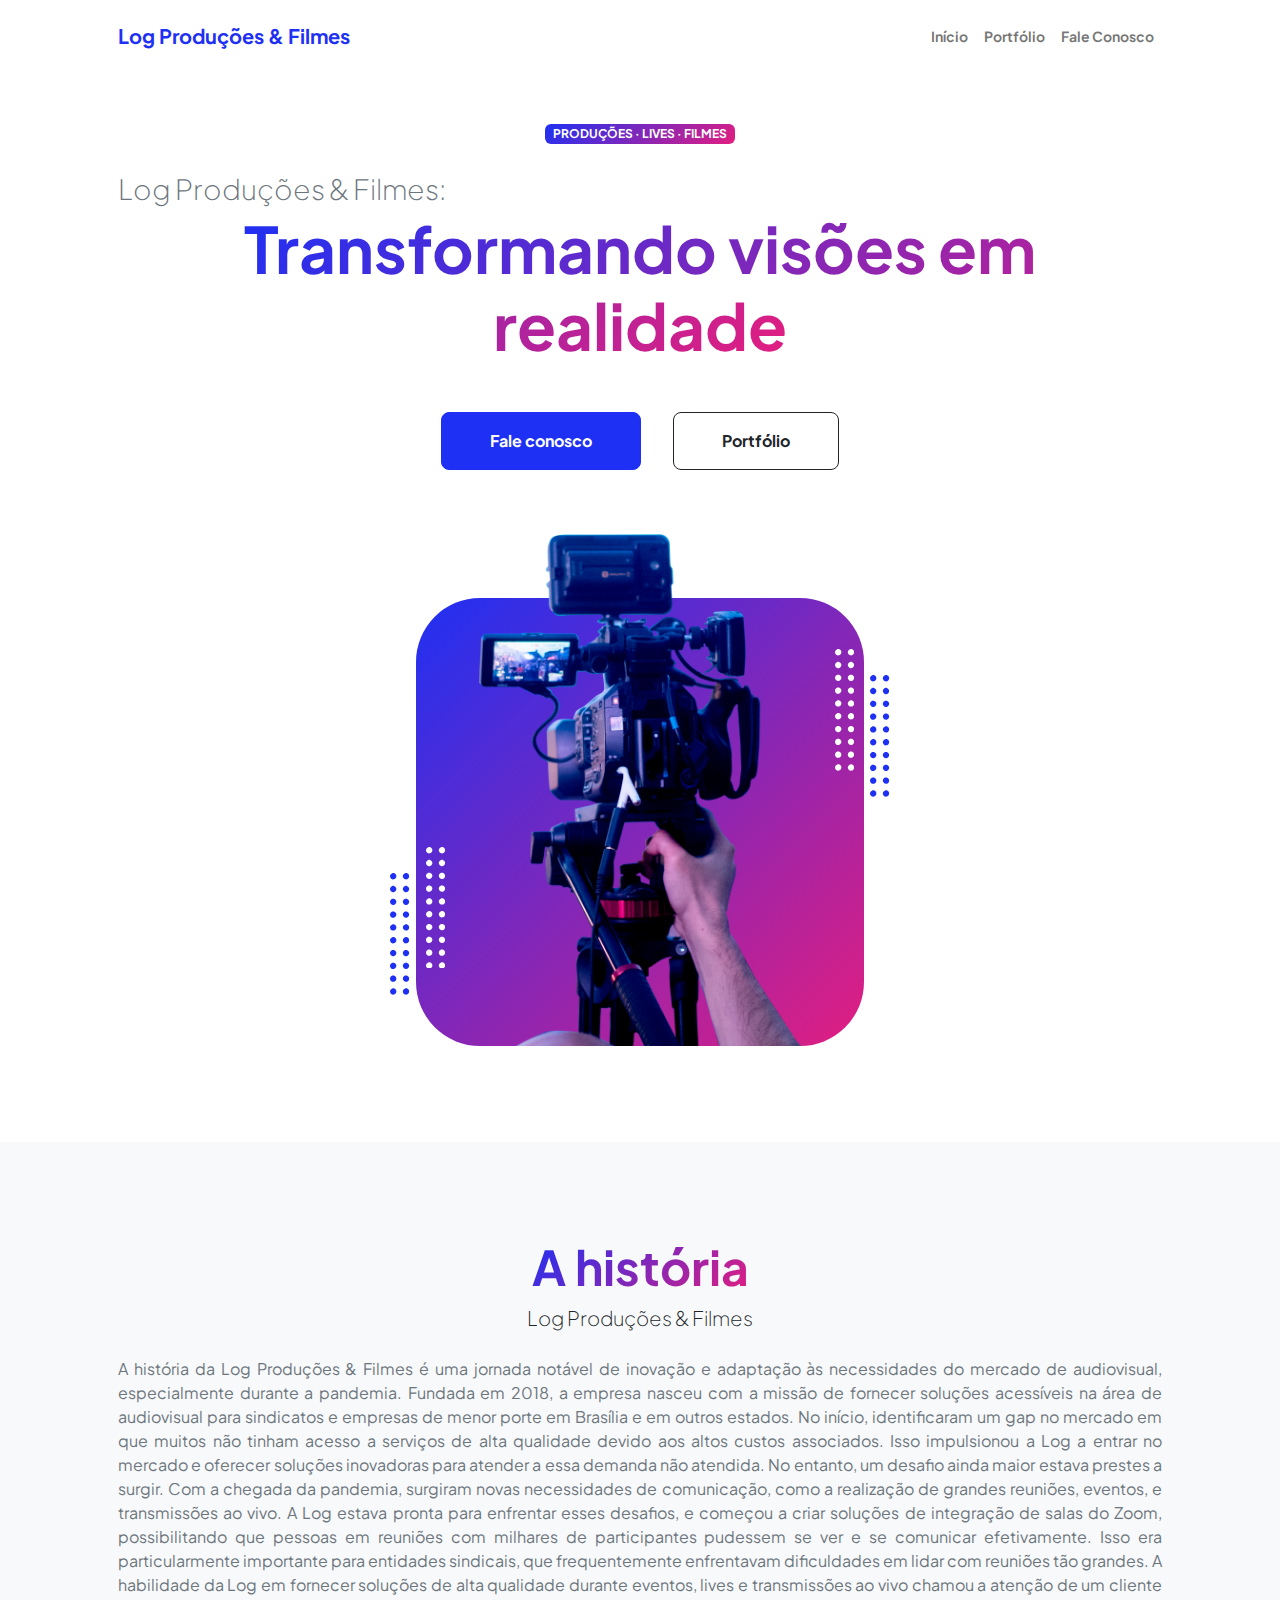
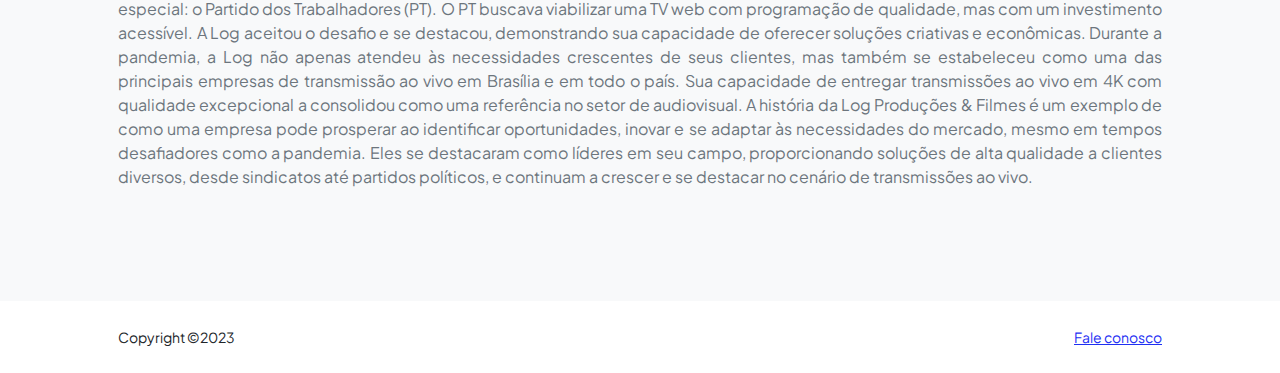
<file: site log produções/index.html>
<!DOCTYPE html>
<html lang="en">
    <head>
        <meta charset="utf-8" />
        <meta name="viewport" content="width=device-width, initial-scale=1, shrink-to-fit=no" />
        <meta name="description" content="" />
        <meta name="author" content="" />
        <title>Log Produções & Filmes</title>
        <!-- Favicon-->
        <link rel="icon" type="image/png" href="./assets/favicon.png">
        <!-- Custom Google font-->
        <link rel="preconnect" href="https://fonts.googleapis.com" />
        <link rel="preconnect" href="https://fonts.gstatic.com" crossorigin />
        <link href="https://fonts.googleapis.com/css2?family=Plus+Jakarta+Sans:wght@100;200;300;400;500;600;700;800;900&amp;display=swap" rel="stylesheet" />
        <!-- Bootstrap icons-->
        <link href="https://cdn.jsdelivr.net/npm/bootstrap-icons@1.8.1/font/bootstrap-icons.css" rel="stylesheet" />
        <!-- Core theme CSS (includes Bootstrap)-->
        <link href="css/styles.css" rel="stylesheet" />
    </head>
    <body class="d-flex flex-column h-100">
        <main class="flex-shrink-0">
            <!-- Navigation-->
            <nav class="navbar navbar-expand-lg navbar-light bg-white py-3">
                <div class="container px-5">
                    <a class="navbar-brand" href="index.html"><span class="fw-bolder text-primary">Log Produções & Filmes</span></a>
                    <button class="navbar-toggler" type="button" data-bs-toggle="collapse" data-bs-target="#navbarSupportedContent" aria-controls="navbarSupportedContent" aria-expanded="false" aria-label="Toggle navigation"><span class="navbar-toggler-icon"></span></button>
                    <div class="collapse navbar-collapse" id="navbarSupportedContent">
                        <ul class="navbar-nav ms-auto mb-2 mb-lg-0 small fw-bolder">
                            <li class="nav-item"><a class="nav-link" href="index.html">Início</a></li>
                            <!--<li class="nav-item"><a class="nav-link" href="resume.html">Resume</a></li>-->
                            <li class="nav-item"><a class="nav-link" href="projects.html">Portfólio</a></li>
                            <li class="nav-item"><a class="nav-link" href="mailto:contato@logfilmes.com">Fale Conosco</a></li>

                        </ul>
                    </div>
                </div>
            </nav>
            <!-- Header-->
            <header class="py-5">
                <div class="container px-5 pb-5">
                    <div class="row gx-5 align-items-center">
                        <div class="col-xxl-5">
                            <!-- Header text content-->
                            <div class="text-center text-xxl-start">
                                <div class="badge bg-gradient-primary-to-secondary text-white mb-4"><div class="text-uppercase">Produções &middot; Lives &middot; Filmes</div></div>
                                <div class="fs-3 fw-light text-muted">Log Produções & Filmes:</div>
                                <h1 class="display-3 fw-bolder mb-5"><span class="text-gradient d-inline">Transformando visões em realidade</span></h1>
                                <div class="d-grid gap-3 d-sm-flex justify-content-sm-center justify-content-xxl-start mb-3">
                                    <a class="btn btn-primary btn-lg px-5 py-3 me-sm-3 fs-6 fw-bolder" href="mailto:contato@logfilmes.com">Fale conosco</a>
                                    <a class="btn btn-outline-dark btn-lg px-5 py-3 fs-6 fw-bolder" href="projects.html">Portfólio</a>
                                </div>
                            </div>
                        </div>
                        <div class="col-xxl-7">
                            <!-- Header profile picture-->
                            <div class="d-flex justify-content-center mt-5 mt-xxl-0">
                                <div class="profile bg-gradient-primary-to-secondary">
                                    <!-- TIP: For best results, use a photo with a transparent background like the demo example below-->
                                    <!-- Watch a tutorial on how to do this on YouTube (link)-->
                                    <img class="profile-img" src="assets/profile.png" alt="..." />
                                    <div class="dots-1">
                                        <!-- SVG Dots-->
                                        <svg version="1.1" xmlns="http://www.w3.org/2000/svg" xmlns:xlink="http://www.w3.org/1999/xlink" x="0px" y="0px" viewBox="0 0 191.6 1215.4" style="enable-background: new 0 0 191.6 1215.4" xml:space="preserve">
                                            <g transform="translate(0.000000,1280.000000) scale(0.100000,-0.100000)">
                                                <path d="M227.7,12788.6c-105-35-200-141-222-248c-43-206,163-412,369-369c155,32,275,190,260,339c-11,105-90,213-190,262        C383.7,12801.6,289.7,12808.6,227.7,12788.6z"></path>
                                                <path d="M1507.7,12788.6c-151-50-253-216-222-362c25-119,136-230,254-255c194-41,395,142,375,339c-11,105-90,213-190,262        C1663.7,12801.6,1569.7,12808.6,1507.7,12788.6z"></path>
                                                <path d="M227.7,11508.6c-105-35-200-141-222-248c-43-206,163-412,369-369c155,32,275,190,260,339c-11,105-90,213-190,262        C383.7,11521.6,289.7,11528.6,227.7,11508.6z"></path>
                                                <path d="M1507.7,11508.6c-151-50-253-216-222-362c25-119,136-230,254-255c194-41,395,142,375,339c-11,105-90,213-190,262        C1663.7,11521.6,1569.7,11528.6,1507.7,11508.6z"></path>
                                                <path d="M227.7,10228.6c-105-35-200-141-222-248c-43-206,163-412,369-369c155,32,275,190,260,339c-11,105-90,213-190,262        C383.7,10241.6,289.7,10248.6,227.7,10228.6z"></path>
                                                <path d="M1507.7,10228.6c-105-35-200-141-222-248c-43-206,163-412,369-369c155,32,275,190,260,339c-11,105-90,213-190,262        C1663.7,10241.6,1569.7,10248.6,1507.7,10228.6z"></path>
                                                <path d="M227.7,8948.6c-105-35-200-141-222-248c-43-206,163-412,369-369c155,32,275,190,260,339c-11,105-90,213-190,262        C383.7,8961.6,289.7,8968.6,227.7,8948.6z"></path>
                                                <path d="M1507.7,8948.6c-105-35-200-141-222-248c-43-206,163-412,369-369c155,32,275,190,260,339c-11,105-90,213-190,262        C1663.7,8961.6,1569.7,8968.6,1507.7,8948.6z"></path>
                                                <path d="M227.7,7668.6c-105-35-200-141-222-248c-43-206,163-412,369-369c155,32,275,190,260,339c-11,105-90,213-190,262        C383.7,7681.6,289.7,7688.6,227.7,7668.6z"></path>
                                                <path d="M1507.7,7668.6c-105-35-200-141-222-248c-43-206,163-412,369-369c155,32,275,190,260,339c-11,105-90,213-190,262        C1663.7,7681.6,1569.7,7688.6,1507.7,7668.6z"></path>
                                                <path d="M227.7,6388.6c-105-35-200-141-222-248c-43-206,163-412,369-369c155,32,275,190,260,339c-11,105-90,213-190,262        C383.7,6401.6,289.7,6408.6,227.7,6388.6z"></path>
                                                <path d="M1507.7,6388.6c-105-35-200-141-222-248c-43-206,163-412,369-369c155,32,275,190,260,339c-11,105-90,213-190,262        C1663.7,6401.6,1569.7,6408.6,1507.7,6388.6z"></path>
                                                <path d="M227.7,5108.6c-105-35-200-141-222-248c-43-206,163-412,369-369c155,32,275,190,260,339c-11,105-90,213-190,262        C383.7,5121.6,289.7,5128.6,227.7,5108.6z"></path>
                                                <path d="M1507.7,5108.6c-105-35-200-141-222-248c-43-206,163-412,369-369c155,32,275,190,260,339c-11,105-90,213-190,262        C1663.7,5121.6,1569.7,5128.6,1507.7,5108.6z"></path>
                                                <path d="M227.7,3828.6c-105-35-200-141-222-248c-43-206,163-412,369-369c155,32,275,190,260,339c-11,105-90,213-190,262        C383.7,3841.6,289.7,3848.6,227.7,3828.6z"></path>
                                                <path d="M1507.7,3828.6c-105-35-200-141-222-248c-43-206,163-412,369-369c155,32,275,190,260,339c-11,105-90,213-190,262        C1663.7,3841.6,1569.7,3848.6,1507.7,3828.6z"></path>
                                                <path d="M227.7,2548.6c-105-35-200-141-222-248c-43-206,163-412,369-369c155,32,275,190,260,339c-11,105-90,213-190,262        C383.7,2561.6,289.7,2568.6,227.7,2548.6z"></path>
                                                <path d="M1507.7,2548.6c-105-35-200-141-222-248c-43-206,163-412,369-369c155,32,275,190,260,339c-11,105-90,213-190,262        C1663.7,2561.6,1569.7,2568.6,1507.7,2548.6z"></path>
                                                <path d="M227.7,1268.6c-105-35-200-141-222-248c-43-206,163-412,369-369c155,32,275,190,260,339c-11,105-90,213-190,262        C383.7,1281.6,289.7,1288.6,227.7,1268.6z"></path>
                                                <path d="M1507.7,1268.6c-105-35-200-141-222-248c-43-206,163-412,369-369c155,32,275,190,260,339c-11,105-90,213-190,262        C1663.7,1281.6,1569.7,1288.6,1507.7,1268.6z"></path>
                                            </g>
                                        </svg>
                                        <!-- END of SVG dots-->
                                    </div>
                                    <div class="dots-2">
                                        <!-- SVG Dots-->
                                        <svg version="1.1" xmlns="http://www.w3.org/2000/svg" xmlns:xlink="http://www.w3.org/1999/xlink" x="0px" y="0px" viewBox="0 0 191.6 1215.4" style="enable-background: new 0 0 191.6 1215.4" xml:space="preserve">
                                            <g transform="translate(0.000000,1280.000000) scale(0.100000,-0.100000)">
                                                <path d="M227.7,12788.6c-105-35-200-141-222-248c-43-206,163-412,369-369c155,32,275,190,260,339c-11,105-90,213-190,262        C383.7,12801.6,289.7,12808.6,227.7,12788.6z"></path>
                                                <path d="M1507.7,12788.6c-151-50-253-216-222-362c25-119,136-230,254-255c194-41,395,142,375,339c-11,105-90,213-190,262        C1663.7,12801.6,1569.7,12808.6,1507.7,12788.6z"></path>
                                                <path d="M227.7,11508.6c-105-35-200-141-222-248c-43-206,163-412,369-369c155,32,275,190,260,339c-11,105-90,213-190,262        C383.7,11521.6,289.7,11528.6,227.7,11508.6z"></path>
                                                <path d="M1507.7,11508.6c-151-50-253-216-222-362c25-119,136-230,254-255c194-41,395,142,375,339c-11,105-90,213-190,262        C1663.7,11521.6,1569.7,11528.6,1507.7,11508.6z"></path>
                                                <path d="M227.7,10228.6c-105-35-200-141-222-248c-43-206,163-412,369-369c155,32,275,190,260,339c-11,105-90,213-190,262        C383.7,10241.6,289.7,10248.6,227.7,10228.6z"></path>
                                                <path d="M1507.7,10228.6c-105-35-200-141-222-248c-43-206,163-412,369-369c155,32,275,190,260,339c-11,105-90,213-190,262        C1663.7,10241.6,1569.7,10248.6,1507.7,10228.6z"></path>
                                                <path d="M227.7,8948.6c-105-35-200-141-222-248c-43-206,163-412,369-369c155,32,275,190,260,339c-11,105-90,213-190,262        C383.7,8961.6,289.7,8968.6,227.7,8948.6z"></path>
                                                <path d="M1507.7,8948.6c-105-35-200-141-222-248c-43-206,163-412,369-369c155,32,275,190,260,339c-11,105-90,213-190,262        C1663.7,8961.6,1569.7,8968.6,1507.7,8948.6z"></path>
                                                <path d="M227.7,7668.6c-105-35-200-141-222-248c-43-206,163-412,369-369c155,32,275,190,260,339c-11,105-90,213-190,262        C383.7,7681.6,289.7,7688.6,227.7,7668.6z"></path>
                                                <path d="M1507.7,7668.6c-105-35-200-141-222-248c-43-206,163-412,369-369c155,32,275,190,260,339c-11,105-90,213-190,262        C1663.7,7681.6,1569.7,7688.6,1507.7,7668.6z"></path>
                                                <path d="M227.7,6388.6c-105-35-200-141-222-248c-43-206,163-412,369-369c155,32,275,190,260,339c-11,105-90,213-190,262        C383.7,6401.6,289.7,6408.6,227.7,6388.6z"></path>
                                                <path d="M1507.7,6388.6c-105-35-200-141-222-248c-43-206,163-412,369-369c155,32,275,190,260,339c-11,105-90,213-190,262        C1663.7,6401.6,1569.7,6408.6,1507.7,6388.6z"></path>
                                                <path d="M227.7,5108.6c-105-35-200-141-222-248c-43-206,163-412,369-369c155,32,275,190,260,339c-11,105-90,213-190,262        C383.7,5121.6,289.7,5128.6,227.7,5108.6z"></path>
                                                <path d="M1507.7,5108.6c-105-35-200-141-222-248c-43-206,163-412,369-369c155,32,275,190,260,339c-11,105-90,213-190,262        C1663.7,5121.6,1569.7,5128.6,1507.7,5108.6z"></path>
                                                <path d="M227.7,3828.6c-105-35-200-141-222-248c-43-206,163-412,369-369c155,32,275,190,260,339c-11,105-90,213-190,262        C383.7,3841.6,289.7,3848.6,227.7,3828.6z"></path>
                                                <path d="M1507.7,3828.6c-105-35-200-141-222-248c-43-206,163-412,369-369c155,32,275,190,260,339c-11,105-90,213-190,262        C1663.7,3841.6,1569.7,3848.6,1507.7,3828.6z"></path>
                                                <path d="M227.7,2548.6c-105-35-200-141-222-248c-43-206,163-412,369-369c155,32,275,190,260,339c-11,105-90,213-190,262        C383.7,2561.6,289.7,2568.6,227.7,2548.6z"></path>
                                                <path d="M1507.7,2548.6c-105-35-200-141-222-248c-43-206,163-412,369-369c155,32,275,190,260,339c-11,105-90,213-190,262        C1663.7,2561.6,1569.7,2568.6,1507.7,2548.6z"></path>
                                                <path d="M227.7,1268.6c-105-35-200-141-222-248c-43-206,163-412,369-369c155,32,275,190,260,339c-11,105-90,213-190,262        C383.7,1281.6,289.7,1288.6,227.7,1268.6z"></path>
                                                <path d="M1507.7,1268.6c-105-35-200-141-222-248c-43-206,163-412,369-369c155,32,275,190,260,339c-11,105-90,213-190,262        C1663.7,1281.6,1569.7,1288.6,1507.7,1268.6z"></path>
                                            </g>
                                        </svg>
                                        <!-- END of SVG dots-->
                                    </div>
                                    <div class="dots-3">
                                        <!-- SVG Dots-->
                                        <svg version="1.1" xmlns="http://www.w3.org/2000/svg" xmlns:xlink="http://www.w3.org/1999/xlink" x="0px" y="0px" viewBox="0 0 191.6 1215.4" style="enable-background: new 0 0 191.6 1215.4" xml:space="preserve">
                                            <g transform="translate(0.000000,1280.000000) scale(0.100000,-0.100000)">
                                                <path d="M227.7,12788.6c-105-35-200-141-222-248c-43-206,163-412,369-369c155,32,275,190,260,339c-11,105-90,213-190,262        C383.7,12801.6,289.7,12808.6,227.7,12788.6z"></path>
                                                <path d="M1507.7,12788.6c-151-50-253-216-222-362c25-119,136-230,254-255c194-41,395,142,375,339c-11,105-90,213-190,262        C1663.7,12801.6,1569.7,12808.6,1507.7,12788.6z"></path>
                                                <path d="M227.7,11508.6c-105-35-200-141-222-248c-43-206,163-412,369-369c155,32,275,190,260,339c-11,105-90,213-190,262        C383.7,11521.6,289.7,11528.6,227.7,11508.6z"></path>
                                                <path d="M1507.7,11508.6c-151-50-253-216-222-362c25-119,136-230,254-255c194-41,395,142,375,339c-11,105-90,213-190,262        C1663.7,11521.6,1569.7,11528.6,1507.7,11508.6z"></path>
                                                <path d="M227.7,10228.6c-105-35-200-141-222-248c-43-206,163-412,369-369c155,32,275,190,260,339c-11,105-90,213-190,262        C383.7,10241.6,289.7,10248.6,227.7,10228.6z"></path>
                                                <path d="M1507.7,10228.6c-105-35-200-141-222-248c-43-206,163-412,369-369c155,32,275,190,260,339c-11,105-90,213-190,262        C1663.7,10241.6,1569.7,10248.6,1507.7,10228.6z"></path>
                                                <path d="M227.7,8948.6c-105-35-200-141-222-248c-43-206,163-412,369-369c155,32,275,190,260,339c-11,105-90,213-190,262        C383.7,8961.6,289.7,8968.6,227.7,8948.6z"></path>
                                                <path d="M1507.7,8948.6c-105-35-200-141-222-248c-43-206,163-412,369-369c155,32,275,190,260,339c-11,105-90,213-190,262        C1663.7,8961.6,1569.7,8968.6,1507.7,8948.6z"></path>
                                                <path d="M227.7,7668.6c-105-35-200-141-222-248c-43-206,163-412,369-369c155,32,275,190,260,339c-11,105-90,213-190,262        C383.7,7681.6,289.7,7688.6,227.7,7668.6z"></path>
                                                <path d="M1507.7,7668.6c-105-35-200-141-222-248c-43-206,163-412,369-369c155,32,275,190,260,339c-11,105-90,213-190,262        C1663.7,7681.6,1569.7,7688.6,1507.7,7668.6z"></path>
                                                <path d="M227.7,6388.6c-105-35-200-141-222-248c-43-206,163-412,369-369c155,32,275,190,260,339c-11,105-90,213-190,262        C383.7,6401.6,289.7,6408.6,227.7,6388.6z"></path>
                                                <path d="M1507.7,6388.6c-105-35-200-141-222-248c-43-206,163-412,369-369c155,32,275,190,260,339c-11,105-90,213-190,262        C1663.7,6401.6,1569.7,6408.6,1507.7,6388.6z"></path>
                                                <path d="M227.7,5108.6c-105-35-200-141-222-248c-43-206,163-412,369-369c155,32,275,190,260,339c-11,105-90,213-190,262        C383.7,5121.6,289.7,5128.6,227.7,5108.6z"></path>
                                                <path d="M1507.7,5108.6c-105-35-200-141-222-248c-43-206,163-412,369-369c155,32,275,190,260,339c-11,105-90,213-190,262        C1663.7,5121.6,1569.7,5128.6,1507.7,5108.6z"></path>
                                                <path d="M227.7,3828.6c-105-35-200-141-222-248c-43-206,163-412,369-369c155,32,275,190,260,339c-11,105-90,213-190,262        C383.7,3841.6,289.7,3848.6,227.7,3828.6z"></path>
                                                <path d="M1507.7,3828.6c-105-35-200-141-222-248c-43-206,163-412,369-369c155,32,275,190,260,339c-11,105-90,213-190,262        C1663.7,3841.6,1569.7,3848.6,1507.7,3828.6z"></path>
                                                <path d="M227.7,2548.6c-105-35-200-141-222-248c-43-206,163-412,369-369c155,32,275,190,260,339c-11,105-90,213-190,262        C383.7,2561.6,289.7,2568.6,227.7,2548.6z"></path>
                                                <path d="M1507.7,2548.6c-105-35-200-141-222-248c-43-206,163-412,369-369c155,32,275,190,260,339c-11,105-90,213-190,262        C1663.7,2561.6,1569.7,2568.6,1507.7,2548.6z"></path>
                                                <path d="M227.7,1268.6c-105-35-200-141-222-248c-43-206,163-412,369-369c155,32,275,190,260,339c-11,105-90,213-190,262        C383.7,1281.6,289.7,1288.6,227.7,1268.6z"></path>
                                                <path d="M1507.7,1268.6c-105-35-200-141-222-248c-43-206,163-412,369-369c155,32,275,190,260,339c-11,105-90,213-190,262        C1663.7,1281.6,1569.7,1288.6,1507.7,1268.6z"></path>
                                            </g>
                                        </svg>
                                        <!-- END of SVG dots-->
                                    </div>
                                    <div class="dots-4">
                                        <!-- SVG Dots-->
                                        <svg version="1.1" xmlns="http://www.w3.org/2000/svg" xmlns:xlink="http://www.w3.org/1999/xlink" x="0px" y="0px" viewBox="0 0 191.6 1215.4" style="enable-background: new 0 0 191.6 1215.4" xml:space="preserve">
                                            <g transform="translate(0.000000,1280.000000) scale(0.100000,-0.100000)">
                                                <path d="M227.7,12788.6c-105-35-200-141-222-248c-43-206,163-412,369-369c155,32,275,190,260,339c-11,105-90,213-190,262        C383.7,12801.6,289.7,12808.6,227.7,12788.6z"></path>
                                                <path d="M1507.7,12788.6c-151-50-253-216-222-362c25-119,136-230,254-255c194-41,395,142,375,339c-11,105-90,213-190,262        C1663.7,12801.6,1569.7,12808.6,1507.7,12788.6z"></path>
                                                <path d="M227.7,11508.6c-105-35-200-141-222-248c-43-206,163-412,369-369c155,32,275,190,260,339c-11,105-90,213-190,262        C383.7,11521.6,289.7,11528.6,227.7,11508.6z"></path>
                                                <path d="M1507.7,11508.6c-151-50-253-216-222-362c25-119,136-230,254-255c194-41,395,142,375,339c-11,105-90,213-190,262        C1663.7,11521.6,1569.7,11528.6,1507.7,11508.6z"></path>
                                                <path d="M227.7,10228.6c-105-35-200-141-222-248c-43-206,163-412,369-369c155,32,275,190,260,339c-11,105-90,213-190,262        C383.7,10241.6,289.7,10248.6,227.7,10228.6z"></path>
                                                <path d="M1507.7,10228.6c-105-35-200-141-222-248c-43-206,163-412,369-369c155,32,275,190,260,339c-11,105-90,213-190,262        C1663.7,10241.6,1569.7,10248.6,1507.7,10228.6z"></path>
                                                <path d="M227.7,8948.6c-105-35-200-141-222-248c-43-206,163-412,369-369c155,32,275,190,260,339c-11,105-90,213-190,262        C383.7,8961.6,289.7,8968.6,227.7,8948.6z"></path>
                                                <path d="M1507.7,8948.6c-105-35-200-141-222-248c-43-206,163-412,369-369c155,32,275,190,260,339c-11,105-90,213-190,262        C1663.7,8961.6,1569.7,8968.6,1507.7,8948.6z"></path>
                                                <path d="M227.7,7668.6c-105-35-200-141-222-248c-43-206,163-412,369-369c155,32,275,190,260,339c-11,105-90,213-190,262        C383.7,7681.6,289.7,7688.6,227.7,7668.6z"></path>
                                                <path d="M1507.7,7668.6c-105-35-200-141-222-248c-43-206,163-412,369-369c155,32,275,190,260,339c-11,105-90,213-190,262        C1663.7,7681.6,1569.7,7688.6,1507.7,7668.6z"></path>
                                                <path d="M227.7,6388.6c-105-35-200-141-222-248c-43-206,163-412,369-369c155,32,275,190,260,339c-11,105-90,213-190,262        C383.7,6401.6,289.7,6408.6,227.7,6388.6z"></path>
                                                <path d="M1507.7,6388.6c-105-35-200-141-222-248c-43-206,163-412,369-369c155,32,275,190,260,339c-11,105-90,213-190,262        C1663.7,6401.6,1569.7,6408.6,1507.7,6388.6z"></path>
                                                <path d="M227.7,5108.6c-105-35-200-141-222-248c-43-206,163-412,369-369c155,32,275,190,260,339c-11,105-90,213-190,262        C383.7,5121.6,289.7,5128.6,227.7,5108.6z"></path>
                                                <path d="M1507.7,5108.6c-105-35-200-141-222-248c-43-206,163-412,369-369c155,32,275,190,260,339c-11,105-90,213-190,262        C1663.7,5121.6,1569.7,5128.6,1507.7,5108.6z"></path>
                                                <path d="M227.7,3828.6c-105-35-200-141-222-248c-43-206,163-412,369-369c155,32,275,190,260,339c-11,105-90,213-190,262        C383.7,3841.6,289.7,3848.6,227.7,3828.6z"></path>
                                                <path d="M1507.7,3828.6c-105-35-200-141-222-248c-43-206,163-412,369-369c155,32,275,190,260,339c-11,105-90,213-190,262        C1663.7,3841.6,1569.7,3848.6,1507.7,3828.6z"></path>
                                                <path d="M227.7,2548.6c-105-35-200-141-222-248c-43-206,163-412,369-369c155,32,275,190,260,339c-11,105-90,213-190,262        C383.7,2561.6,289.7,2568.6,227.7,2548.6z"></path>
                                                <path d="M1507.7,2548.6c-105-35-200-141-222-248c-43-206,163-412,369-369c155,32,275,190,260,339c-11,105-90,213-190,262        C1663.7,2561.6,1569.7,2568.6,1507.7,2548.6z"></path>
                                                <path d="M227.7,1268.6c-105-35-200-141-222-248c-43-206,163-412,369-369c155,32,275,190,260,339c-11,105-90,213-190,262        C383.7,1281.6,289.7,1288.6,227.7,1268.6z"></path>
                                                <path d="M1507.7,1268.6c-105-35-200-141-222-248c-43-206,163-412,369-369c155,32,275,190,260,339c-11,105-90,213-190,262        C1663.7,1281.6,1569.7,1288.6,1507.7,1268.6z"></path>
                                            </g>
                                        </svg>
                                        <!-- END of SVG dots-->
                                    </div>
                                </div>
                            </div>
                        </div>
                    </div>
                </div>
            </header>
            <!-- About Section-->
            <section class="bg-light py-5">
                <div class="container px-5">
                    <div class="row gx-5 justify-content-center">
                        <div class="col-xxl-8">
                            <div class="text-center my-5">
                                <h2 class="display-5 fw-bolder"><span class="text-gradient d-inline">A história</span></h2>
                                <p class="lead fw-light mb-4">Log Produções & Filmes</p>
                                <p class="text-muted">A história da Log Produções & Filmes é uma jornada notável de inovação e adaptação às necessidades do mercado de audiovisual, especialmente durante a pandemia. Fundada em 2018, a empresa nasceu com a missão de fornecer soluções acessíveis na área de audiovisual para sindicatos e empresas de menor porte em Brasília e em outros estados.

                                    No início, identificaram um gap no mercado em que muitos não tinham acesso a serviços de alta qualidade devido aos altos custos associados. Isso impulsionou a Log a entrar no mercado e oferecer soluções inovadoras para atender a essa demanda não atendida. No entanto, um desafio ainda maior estava prestes a surgir.
                                    
                                    Com a chegada da pandemia, surgiram novas necessidades de comunicação, como a realização de grandes reuniões, eventos, e transmissões ao vivo. A Log estava pronta para enfrentar esses desafios, e começou a criar soluções de integração de salas do Zoom, possibilitando que pessoas em reuniões com milhares de participantes pudessem se ver e se comunicar efetivamente. Isso era particularmente importante para entidades sindicais, que frequentemente enfrentavam dificuldades em lidar com reuniões tão grandes.
                                    
                                    A habilidade da Log em fornecer soluções de alta qualidade durante eventos, lives e transmissões ao vivo chamou a atenção de um cliente especial: o Partido dos Trabalhadores (PT). O PT buscava viabilizar uma TV web com programação de qualidade, mas com um investimento acessível. A Log aceitou o desafio e se destacou, demonstrando sua capacidade de oferecer soluções criativas e econômicas.
                                    
                                    Durante a pandemia, a Log não apenas atendeu às necessidades crescentes de seus clientes, mas também se estabeleceu como uma das principais empresas de transmissão ao vivo em Brasília e em todo o país. Sua capacidade de entregar transmissões ao vivo em 4K com qualidade excepcional a consolidou como uma referência no setor de audiovisual.
                                    
                                    A história da Log Produções & Filmes é um exemplo de como uma empresa pode prosperar ao identificar oportunidades, inovar e se adaptar às necessidades do mercado, mesmo em tempos desafiadores como a pandemia. Eles se destacaram como líderes em seu campo, proporcionando soluções de alta qualidade a clientes diversos, desde sindicatos até partidos políticos, e continuam a crescer e se destacar no cenário de transmissões ao vivo.</p>
                                <div class="d-flex justify-content-center fs-2 gap-4">
                                    <!--<a class="text-gradient" href="#!"><i class="bi bi-twitter"></i></a>
                                    <a class="text-gradient" href="#!"><i class="bi bi-linkedin"></i></a>-->
                    
                                </div>
                            </div>
                        </div>
                    </div>
                </div>
            </section>
        </main>
        <!-- Footer-->
        <footer class="bg-white py-4 mt-auto">
            <div class="container px-5">
                <div class="row align-items-center justify-content-between flex-column flex-sm-row">
                    <div class="col-auto">
                        <div class="small m-0">Copyright &copy;2023</div>
                    </div>
                    <div class="col-auto">
                        <a class="small" href="mailto:contato@logfilmes.com">Fale conosco</a>
                    </div>
                </div>
            </div>
        </footer>
        
        <!-- Bootstrap core JS-->
        <script src="https://cdn.jsdelivr.net/npm/bootstrap@5.2.3/dist/js/bootstrap.bundle.min.js"></script>
        <!-- Core theme JS-->
        <script src="js/scripts.js"></script>
    </body>
</html>
</file>
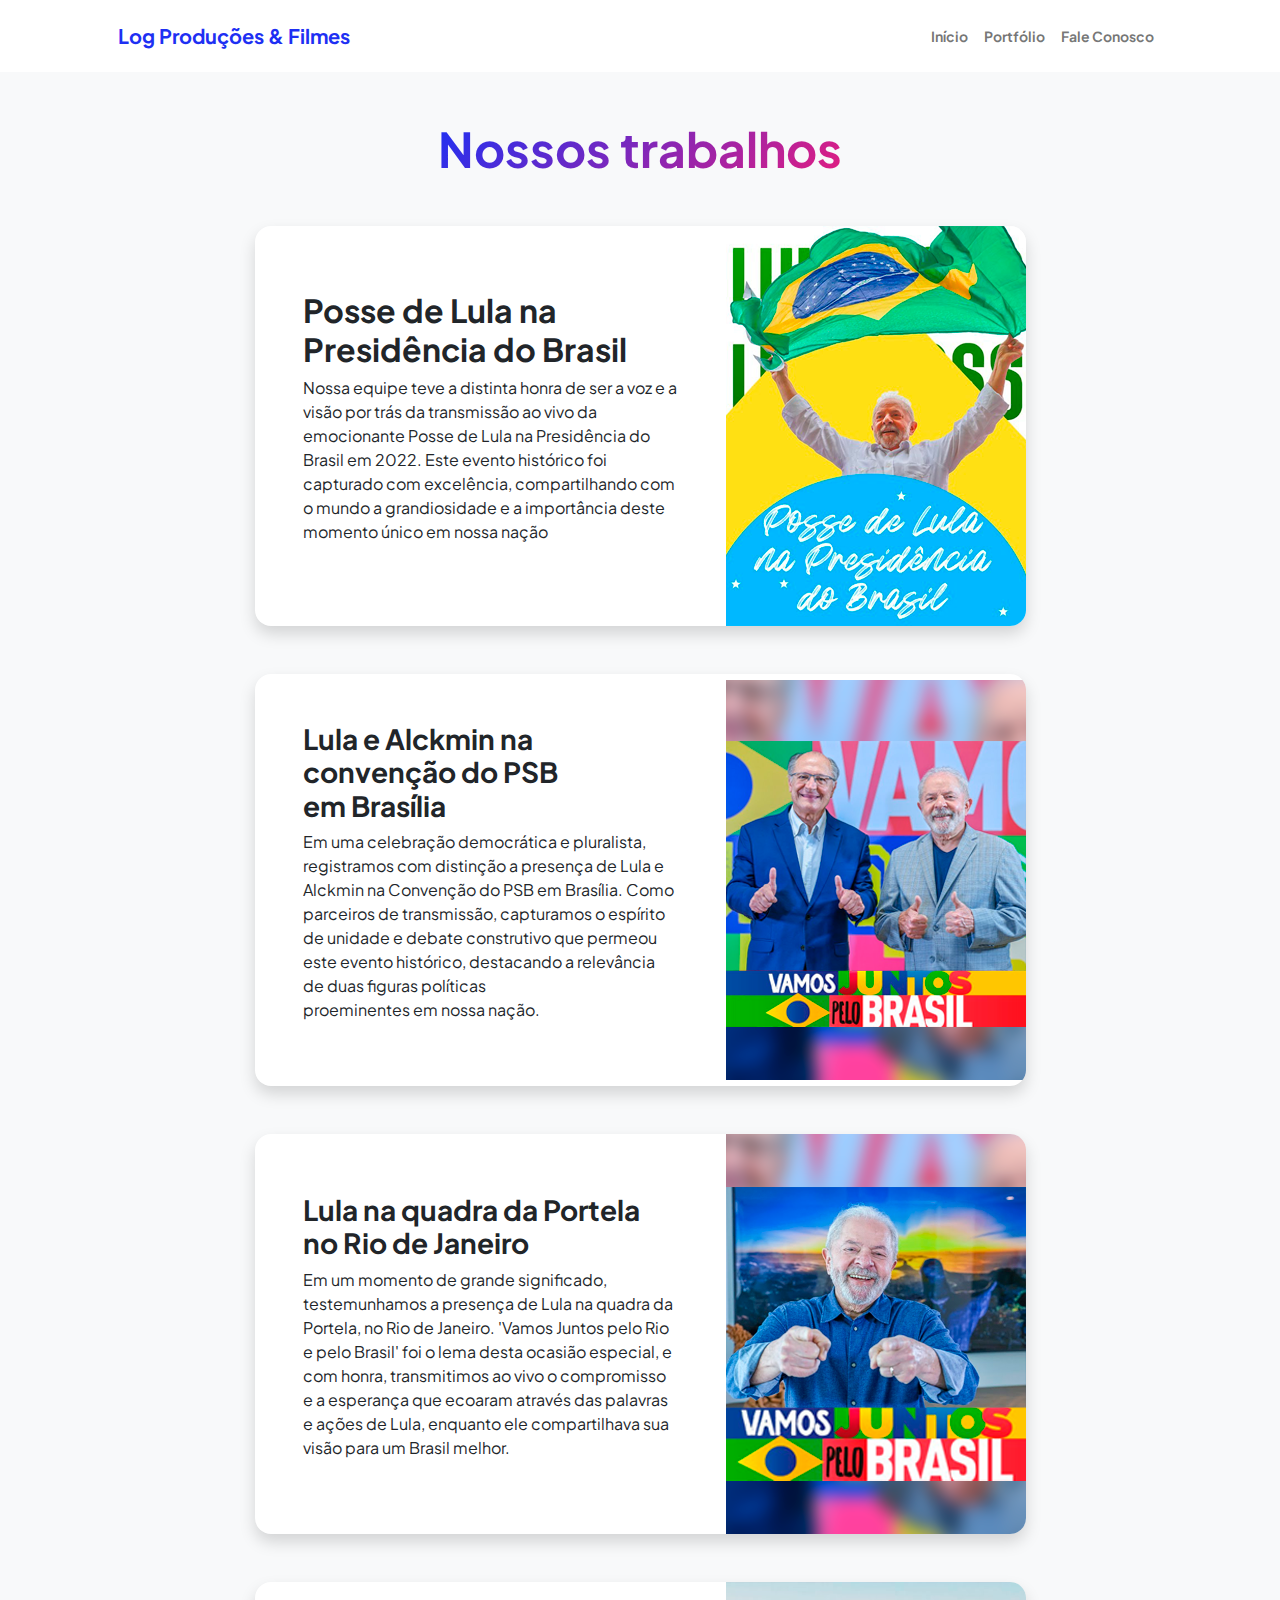
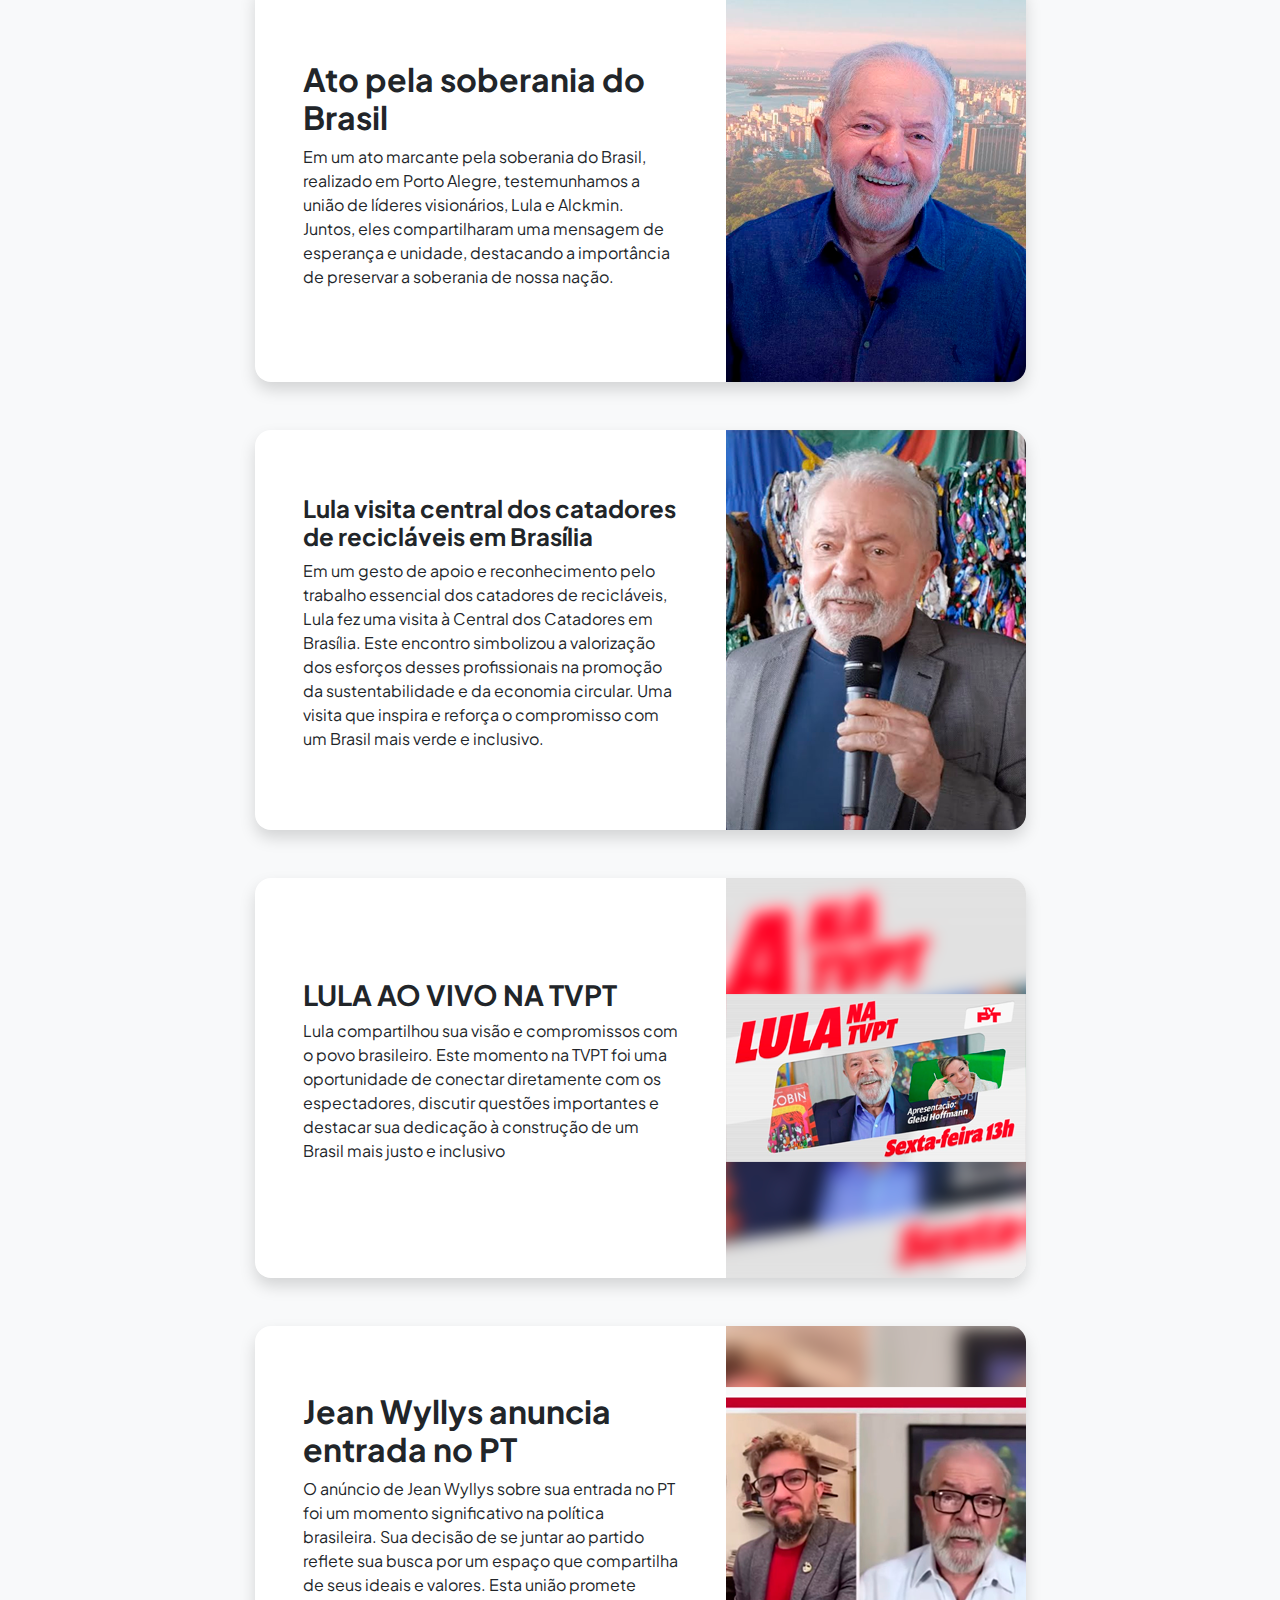
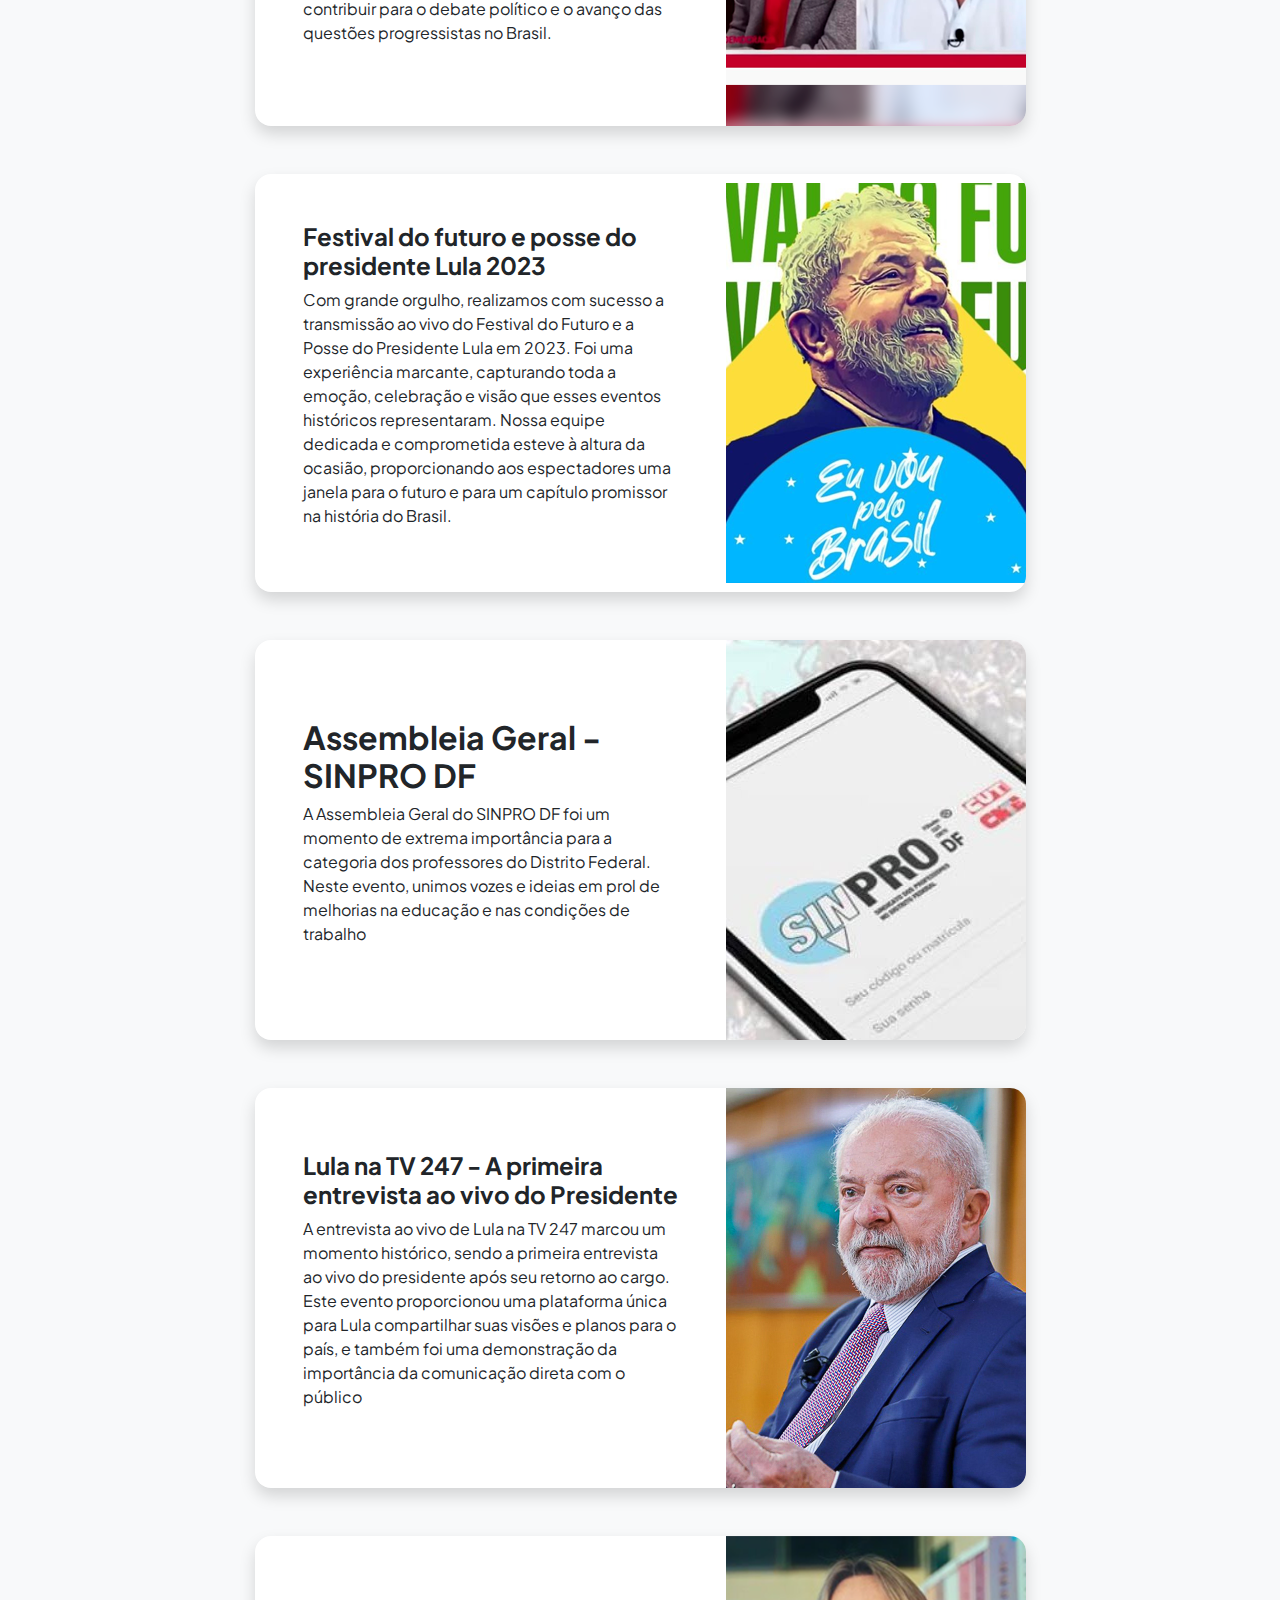
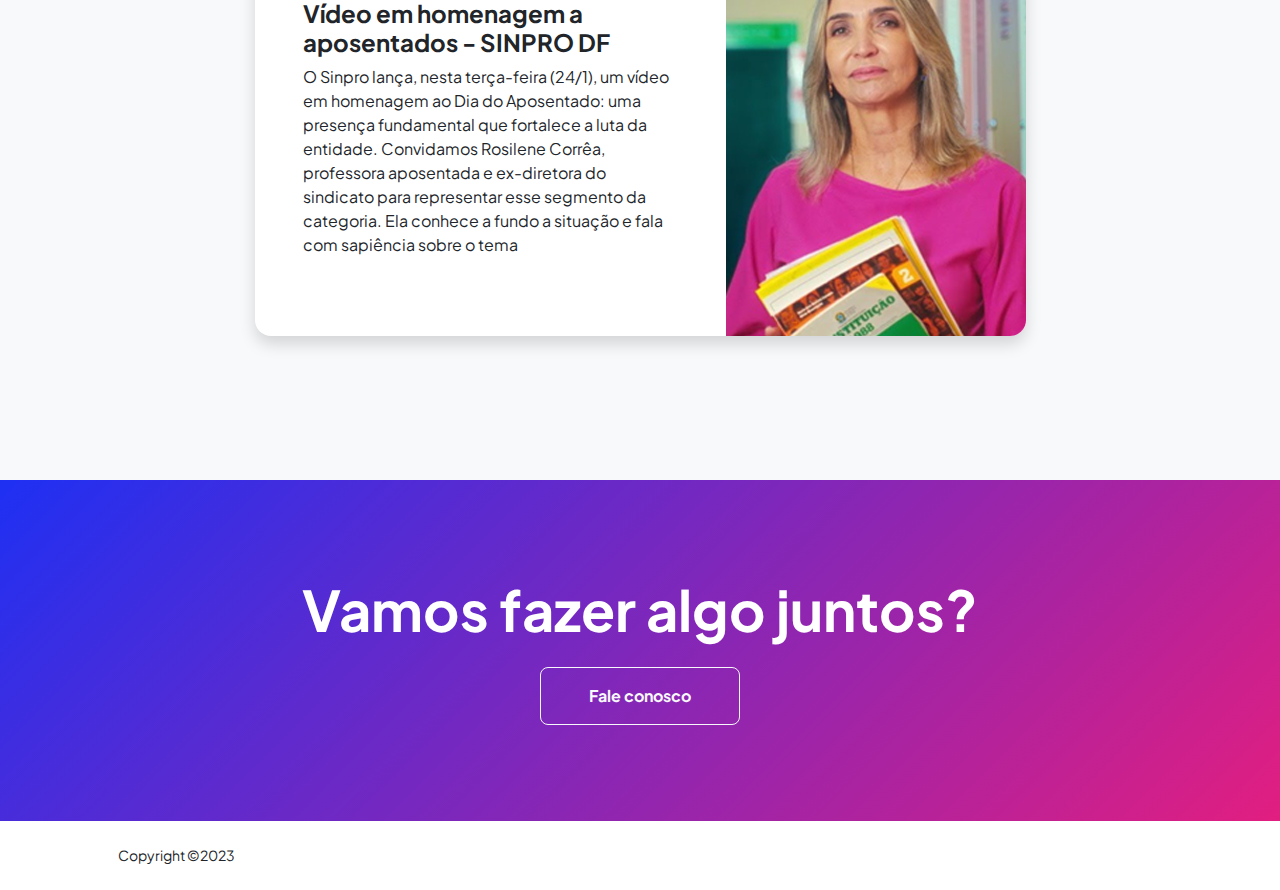
<file: site log produções/projects.html>
<!DOCTYPE html>
<html lang="en">
    <head>
        <meta charset="utf-8" />
        <meta name="viewport" content="width=device-width, initial-scale=1, shrink-to-fit=no" />
        <meta name="description" content="" />
        <meta name="author" content="" />
        <title>Log Produções & Filmes</title>
        <!-- Favicon-->
        <link rel="icon" type="image/x-icon" href="assets/favicon.ico" />
        <!-- Custom Google font-->
        <link rel="preconnect" href="https://fonts.googleapis.com" />
        <link rel="preconnect" href="https://fonts.gstatic.com" crossorigin />
        <link href="https://fonts.googleapis.com/css2?family=Plus+Jakarta+Sans:wght@100;200;300;400;500;600;700;800;900&amp;display=swap" rel="stylesheet" />
        <!-- Bootstrap icons-->
        <link href="https://cdn.jsdelivr.net/npm/bootstrap-icons@1.8.1/font/bootstrap-icons.css" rel="stylesheet" />
        <!-- Core theme CSS (includes Bootstrap)-->
        <link href="css/styles.css" rel="stylesheet" />
    </head>
    <body class="d-flex flex-column h-100 bg-light">
        <main class="flex-shrink-0">
            <!-- Navigation-->
            <nav class="navbar navbar-expand-lg navbar-light bg-white py-3">
                <div class="container px-5">
                    <a class="navbar-brand" href="index.html"><span class="fw-bolder text-primary">Log Produções & Filmes</span></a>
                    <button class="navbar-toggler" type="button" data-bs-toggle="collapse" data-bs-target="#navbarSupportedContent" aria-controls="navbarSupportedContent" aria-expanded="false" aria-label="Toggle navigation"><span class="navbar-toggler-icon"></span></button>
                    <div class="collapse navbar-collapse" id="navbarSupportedContent">
                        <ul class="navbar-nav ms-auto mb-2 mb-lg-0 small fw-bolder">
                            <li class="nav-item"><a class="nav-link" href="index.html">Início</a></li>
                            <!--<li class="nav-item"><a class="nav-link" href="resume.html">Resume</a></li>-->
                            <li class="nav-item"><a class="nav-link" href="projects.html">Portfólio</a></li>
                            <li class="nav-item"><a class="nav-link" href="mailto:contato@logfilmes.com">Fale Conosco</a></li>
                        </ul>
                    </div>
                </div>
            </nav>
            <!-- Projects Section-->
            <section class="py-5">
                <div class="container px-5 mb-5">
                    <div class="text-center mb-5">
                        <h1 class="display-5 fw-bolder mb-0"><span class="text-gradient d-inline">Nossos trabalhos</span></h1>
                    </div>
                    <div class="row gx-5 justify-content-center">
                        <div class="col-lg-11 col-xl-9 col-xxl-8">
                            <!-- Project Card 1-->
                            <div class="card overflow-hidden shadow rounded-4 border-0 mb-5">
                                <div class="card-body p-0">
                                    <div class="d-flex align-items-center">
                                        <div class="p-5">
                                            <h2 class="fw-bolder">Posse de Lula na Presidência do Brasil</h2>
                                            <p>Nossa equipe teve a distinta honra de ser a voz e a visão por trás da transmissão ao vivo da emocionante Posse de Lula na Presidência do Brasil em 2022. Este evento histórico foi capturado com excelência, compartilhando com o mundo a grandiosidade e a importância deste momento único em nossa nação</p>
                                        </div>
                                        <a href="https://www.youtube.com/live/dmVB4qVXs90?feature=share" style="max-width: 100%; height: auto;" target="_blank">
                                            <img src="./assets/posse lula.png" alt="Descrição da Imagem">
                                          </a>
                                          
                                    </div>
                                </div>
                            </div>
                            <!-- Project Card 2-->
                            <div class="card overflow-hidden shadow rounded-4 border-0 mb-5">
                                <div class="card-body p-0">
                                    <div class="d-flex align-items-center">
                                        <div class="p-5">
                                            <h3 class="fw-bolder">Lula e Alckmin na convenção do PSB em Brasília</h3>
                                            <p>Em uma celebração democrática e pluralista, registramos com distinção a presença de Lula e Alckmin na Convenção do PSB em Brasília. Como parceiros de transmissão, capturamos o espírito de unidade e debate construtivo que permeou este evento histórico, destacando a relevância de duas figuras políticas proeminentes em nossa nação.</p>
                                        </div>
                                        <a href= "https://www.youtube.com/live/cyxC6_cAJH0?feature=share" style="max-width: 100%; height: auto;" target="_blank">
                                            <img src="./assets/ev 2.png" alt="Descrição da Imagem">
                                            </a>
                                    </div>
                                </div>
                            </div>
                            <div class="card overflow-hidden shadow rounded-4 border-0 mb-5">
                                <div class="card-body p-0">
                                    <div class="d-flex align-items-center">
                                        <div class="p-5">
                                            <h3 class="fw-bolder">Lula na quadra da Portela no Rio de Janeiro</h3>
                                            <p>Em um momento de grande significado, testemunhamos a presença de Lula na quadra da Portela, no Rio de Janeiro. 'Vamos Juntos pelo Rio e pelo Brasil' foi o lema desta ocasião especial, e com honra, transmitimos ao vivo o compromisso e a esperança que ecoaram através das palavras e ações de Lula, enquanto ele compartilhava sua visão para um Brasil melhor.
                                            </p>
                                        </div>
                                        <a href="https://www.youtube.com/watch?v=_VWf8rvgV8k&ab_channel=Lula" style="max-width: 100%; height: auto;" target="_blank">
                                            <img src="./assets/ev 3.png" alt="Descrição da Imagem">
                                          </a>
                                          
                                    </div>
                                </div>
                            </div>
                            <div class="card overflow-hidden shadow rounded-4 border-0 mb-5">
                                <div class="card-body p-0">
                                    <div class="d-flex align-items-center">
                                        <div class="p-5">
                                            <h2 class="fw-bolder">Ato pela soberania do Brasil</h2>
                                            <p>Em um ato marcante pela soberania do Brasil, realizado em Porto Alegre, testemunhamos a união de líderes visionários, Lula e Alckmin. Juntos, eles compartilharam uma mensagem de esperança e unidade, destacando a importância de preservar a soberania de nossa nação.
                                           </p>
                                        </div>
                                        <a href="https://www.youtube.com/watch?v=V8jWMgkp1YM&ab_channel=Lula" style="max-width: 100%; height: auto;" target="_blank">
                                            <img src="./assets/ev 4.png" alt="Descrição da Imagem">
                                          </a>
                                          
                                    </div>
                                </div>
                            </div>
                            <div class="card overflow-hidden shadow rounded-4 border-0 mb-5">
                                <div class="card-body p-0">
                                    <div class="d-flex align-items-center">
                                        <div class="p-5">
                                            <h4 class="fw-bolder">Lula visita central dos catadores de recicláveis em Brasília</h4>
                                            <p>Em um gesto de apoio e reconhecimento pelo trabalho essencial dos catadores de recicláveis, Lula fez uma visita à Central dos Catadores em Brasília. Este encontro simbolizou a valorização dos esforços desses profissionais na promoção da sustentabilidade e da economia circular. Uma visita que inspira e reforça o compromisso com um Brasil mais verde e inclusivo.
                                            </p>
                                        </div>
                                        <a href="https://www.youtube.com/watch?v=Gtq80rM0mTw&ab_channel=Lula" style="max-width: 100%; height: auto;" target="_blank">
                                            <img src="./assets/ev 5.png" alt="Descrição da Imagem">
                                          </a>
                                          
                                    </div>
                                </div>
                            </div>
                            <div class="card overflow-hidden shadow rounded-4 border-0 mb-5">
                                <div class="card-body p-0">
                                    <div class="d-flex align-items-center">
                                        <div class="p-5">
                                            <h3 class="fw-bolder">LULA AO VIVO NA TVPT</h3>
                                            <p>Lula compartilhou sua visão e compromissos com o povo brasileiro. Este momento na TVPT foi uma oportunidade de conectar diretamente com os espectadores, discutir questões importantes e destacar sua dedicação à construção de um Brasil mais justo e inclusivo</p>
                                        </div>
                                        <a href="https://www.youtube.com/live/q6G_GRXN5JE?feature=share" style="max-width: 100%; height: auto;" target="_blank">
                                            <img src="./assets/ev 6.png" alt="Descrição da Imagem">
                                          </a>
                                          
                                    </div>
                                </div>
                            </div>
                            <div class="card overflow-hidden shadow rounded-4 border-0 mb-5">
                                <div class="card-body p-0">
                                    <div class="d-flex align-items-center">
                                        <div class="p-5">
                                            <h2 class="fw-bolder">Jean Wyllys anuncia entrada no PT</h2>
                                            <p> O anúncio de Jean Wyllys sobre sua entrada no PT foi um momento significativo na política brasileira. Sua decisão de se juntar ao partido reflete sua busca por um espaço que compartilha de seus ideais e valores. Esta união promete contribuir para o debate político e o avanço das questões progressistas no Brasil.
                                            </p>
                                        </div>
                                        <a href="https://www.youtube.com/watch?v=MAo9F-Y8uGk&ab_channel=Lula" style="max-width: 100%; height: auto;" target="_blank">
                                            <img src="./assets/ev 7.png" alt="Descrição da Imagem">
                                          </a>                                         
                                    </div>
                                </div>
                            </div>
                            <div class="card overflow-hidden shadow rounded-4 border-0 mb-5">
                                <div class="card-body p-0">
                                    <div class="d-flex align-items-center">
                                        <div class="p-5">
                                            <h4 class="fw-bolder">Festival do futuro e posse do presidente Lula 2023</h4>
                                            <p>Com grande orgulho, realizamos com sucesso a transmissão ao vivo do Festival do Futuro e a Posse do Presidente Lula em 2023. Foi uma experiência marcante, capturando toda a emoção, celebração e visão que esses eventos históricos representaram. Nossa equipe dedicada e comprometida esteve à altura da ocasião, proporcionando aos espectadores uma janela para o futuro e para um capítulo promissor na história do Brasil.
                                            </p>
                                        </div>
                                        <a href="https://youtu.be/d55oM8_H4Bk" style="max-width: 100%; height: auto;" target="_blank">
                                            <img src="./assets/ev 8.png" alt="Descrição da Imagem">
                                          </a>
                                          
                                    </div>
                                </div>
                            </div>
                            <div class="card overflow-hidden shadow rounded-4 border-0 mb-5">
                                <div class="card-body p-0">
                                    <div class="d-flex align-items-center">
                                        <div class="p-5">
                                            <h2 class="fw-bolder">Assembleia Geral - SINPRO DF</h2>
                                            <p>A Assembleia Geral do SINPRO DF foi um momento de extrema importância para a categoria dos professores do Distrito Federal. Neste evento, unimos vozes e ideias em prol de melhorias na educação e nas condições de trabalho</p>
                                        </div>
                                        <a href="https://www.youtube.com/watch?v=oC3usIyG_zw&ab_channel=Sinpro-DF" style="max-width: 100%; height: auto;" target="_blank">
                                            <img src="./assets/ev 10.png" alt="Descrição da Imagem">
                                          </a>
                                          
                                    </div>
                                </div>
                            </div>
                            <div class="card overflow-hidden shadow rounded-4 border-0 mb-5">
                                <div class="card-body p-0">
                                    <div class="d-flex align-items-center">
                                        <div class="p-5">
                                            <h4 class="fw-bolder"> Lula na TV 247 - A primeira entrevista ao vivo do Presidente</h4>
                                            <p>A entrevista ao vivo de Lula na TV 247 marcou um momento histórico, sendo a primeira entrevista ao vivo do presidente após seu retorno ao cargo. Este evento proporcionou uma plataforma única para Lula compartilhar suas visões e planos para o país, e também foi uma demonstração da importância da comunicação direta com o público</p>
                                        </div>
                                        <a href="https://www.youtube.com/live/dmVB4qVXs90?feature=share" style="max-width: 100%; height: auto;" target="_blank">
                                            <img src="./assets/ev 11.png" alt="Descrição da Imagem">
                                          </a>                                      
                                    </div>
                                </div>
                            </div>
                            <div class="card overflow-hidden shadow rounded-4 border-0 mb-5">
                                <div class="card-body p-0">
                                    <div class="d-flex align-items-center">
                                        <div class="p-5">
                                            <h4 class="fw-bolder"> Vídeo em homenagem a aposentados - SINPRO DF</h4>
                                            <p>O Sinpro lança, nesta terça-feira (24/1), um vídeo em homenagem ao Dia do Aposentado: uma presença fundamental que fortalece a luta da entidade. Convidamos Rosilene Corrêa, professora aposentada e ex-diretora do sindicato para representar esse segmento da categoria. Ela conhece a fundo a situação e fala com sapiência sobre o tema</p>
                                        </div>
                                        <a href="https://youtu.be/NVVwY34ROZ8" style="max-width: 100%; height: auto;" target="_blank">
                                            <img src="./assets/ev 9.png" alt="Descrição da Imagem">
                                          </a>                                      
                                    </div>
                                </div>
                            </div>
                        </div>
                    </div>
                </div>
            </section>
            <!-- Call to action section-->
            <section class="py-5 bg-gradient-primary-to-secondary text-white">
                <div class="container px-5 my-5">
                    <div class="text-center">
                        <h2 class="display-4 fw-bolder mb-4">Vamos fazer algo juntos?</h2>
                        <a class="btn btn-outline-light btn-lg px-5 py-3 fs-6 fw-bolder" href="mailto:contato@logfilmes.com">Fale conosco</a>

                    </div>
                </div>
            </section>
        </main>
        <!-- Footer-->
        <footer class="bg-white py-4 mt-auto">
            <div class="container px-5">
                <div class="row align-items-center justify-content-between flex-column flex-sm-row">
                    <div class="col-auto"><div class="small m-0">Copyright &copy;2023</div></div>
                    <div class="col-auto">

                    </div>
                </div>
            </div>
        </footer>
        <!-- Bootstrap core JS-->
        <script src="https://cdn.jsdelivr.net/npm/bootstrap@5.2.3/dist/js/bootstrap.bundle.min.js"></script>
        <!-- Core theme JS-->
        <script src="js/scripts.js"></script>
    </body>
</html>
</file>
